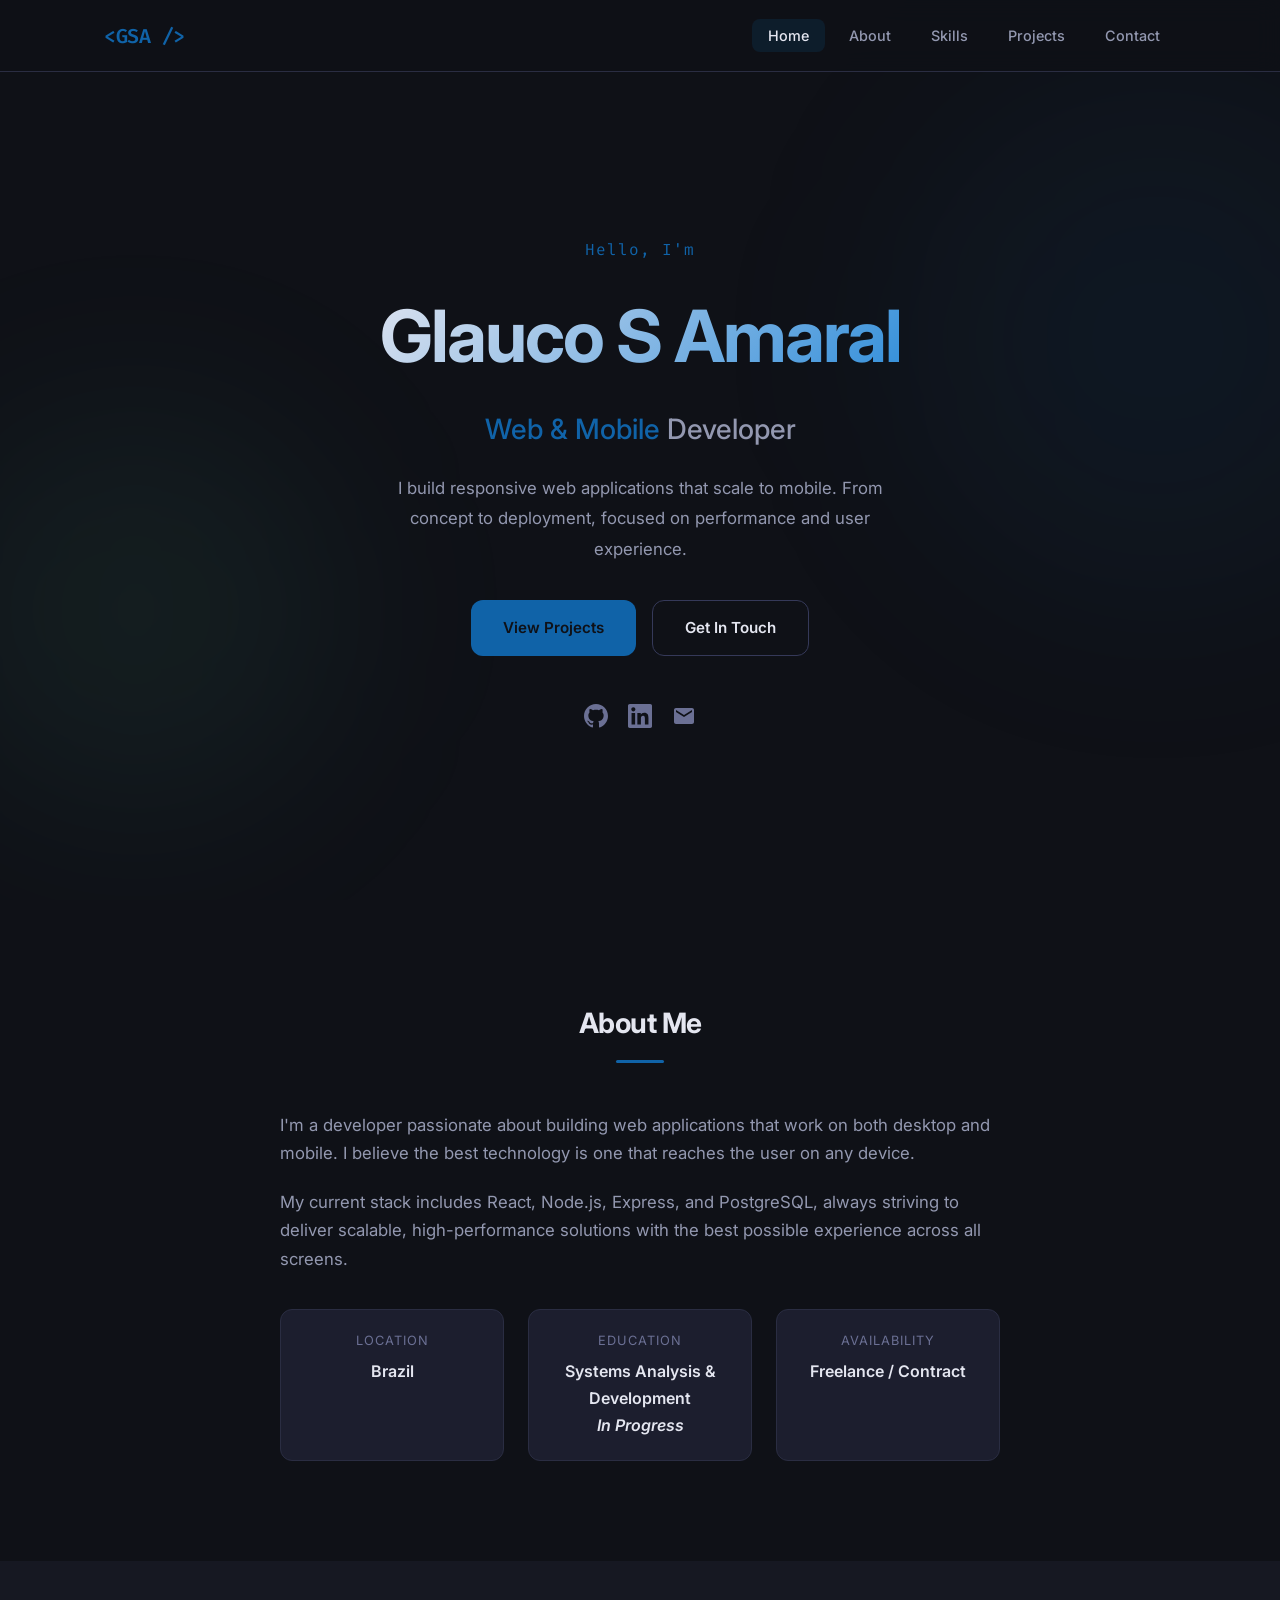
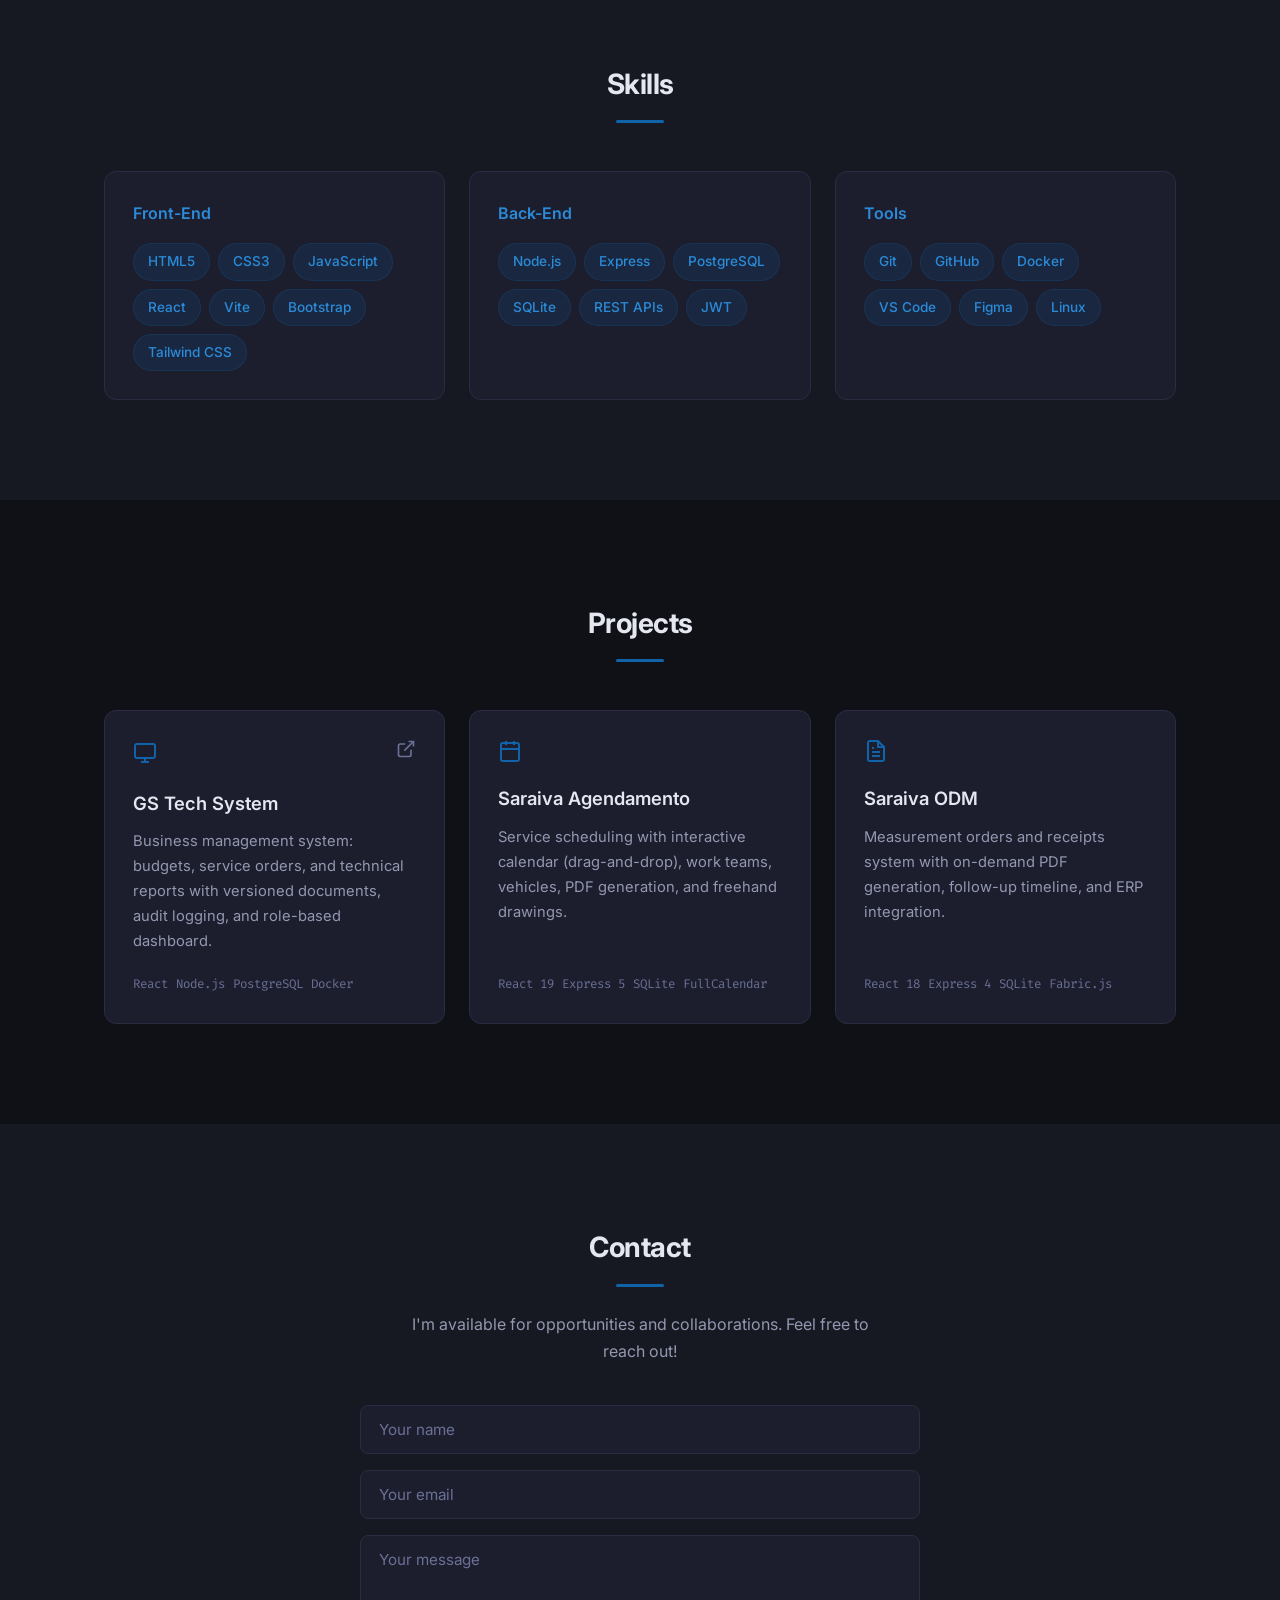
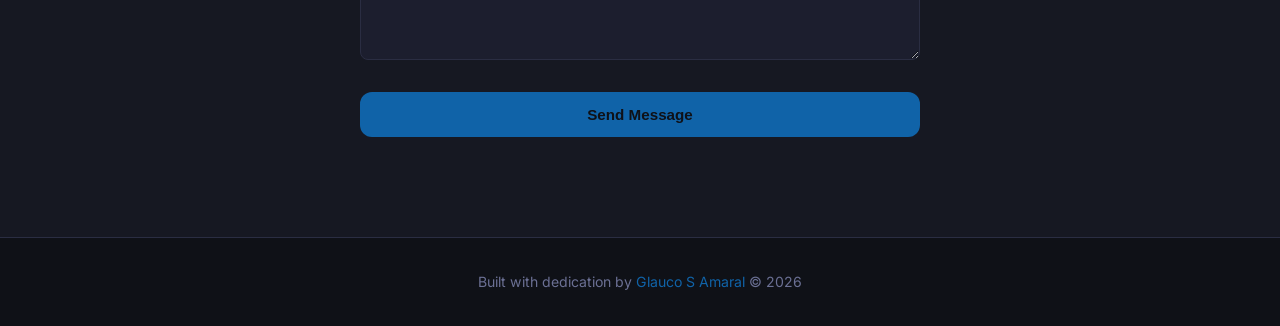
<file: index.html>
<!DOCTYPE html>
<html lang="en">
<head>
    <meta charset="UTF-8">
    <meta name="viewport" content="width=device-width, initial-scale=1.0">
    <meta name="description" content="Glauco S Amaral - Web & Mobile Developer Portfolio">
    <title>Glauco S Amaral | Portfolio</title>
    <link rel="stylesheet" href="css/style.css">
    <link rel="stylesheet" href="css/responsive.css">
    <link rel="preconnect" href="https://fonts.googleapis.com">
    <link rel="preconnect" href="https://fonts.gstatic.com" crossorigin>
    <link href="https://fonts.googleapis.com/css2?family=Inter:wght@400;500;600;700&family=Fira+Code:wght@400;500&display=swap" rel="stylesheet">
</head>
<body>
    <nav class="navbar">
        <div class="nav-container">
            <a href="#" class="nav-logo">&lt;GSA /&gt;</a>
            <button class="nav-toggle" aria-label="Toggle navigation menu">
                <span></span>
                <span></span>
                <span></span>
            </button>
            <ul class="nav-menu">
                <li><a href="#home" class="nav-link">Home</a></li>
                <li><a href="#about" class="nav-link">About</a></li>
                <li><a href="#skills" class="nav-link">Skills</a></li>
                <li><a href="#projects" class="nav-link">Projects</a></li>
                <li><a href="#contact" class="nav-link">Contact</a></li>
            </ul>
        </div>
    </nav>

    <section id="home" class="hero">
        <div class="hero-container">
            <p class="hero-greeting">Hello, I'm</p>
            <h1 class="hero-name">Glauco S Amaral</h1>
            <h2 class="hero-role"><span class="highlight">Web & Mobile</span> Developer</h2>
            <p class="hero-description">
                I build responsive web applications that scale to mobile. From concept to deployment, focused on performance and user experience.
            </p>
            <div class="hero-buttons">
                <a href="#projects" class="btn btn-primary">View Projects</a>
                <a href="#contact" class="btn btn-secondary">Get In Touch</a>
            </div>
            <div class="hero-social">
                <a href="https://github.com/glaucosamaral" target="_blank" rel="noopener noreferrer" aria-label="GitHub profile">
                    <svg width="24" height="24" viewBox="0 0 24 24" fill="currentColor"><path d="M12 0c-6.626 0-12 5.373-12 12 0 5.302 3.438 9.8 8.207 11.387.599.111.793-.261.793-.577v-2.234c-3.338.726-4.033-1.416-4.033-1.416-.546-1.387-1.333-1.756-1.333-1.756-1.089-.745.083-.729.083-.729 1.205.084 1.839 1.237 1.839 1.237 1.07 1.834 2.807 1.304 3.492.997.107-.775.418-1.305.762-1.604-2.665-.305-5.467-1.334-5.467-5.931 0-1.311.469-2.381 1.236-3.221-.124-.303-.535-1.524.117-3.176 0 0 1.008-.322 3.301 1.23.957-.266 1.983-.399 3.003-.404 1.02.005 2.047.138 3.006.404 2.291-1.552 3.297-1.23 3.297-1.23.653 1.653.242 2.874.118 3.176.77.84 1.235 1.911 1.235 3.221 0 4.609-2.807 5.624-5.479 5.921.43.372.823 1.102.823 2.222v3.293c0 .319.192.694.801.576 4.765-1.589 8.199-6.086 8.199-11.386 0-6.627-5.373-12-12-12z"/></svg>
                </a>
                <a href="https://linkedin.com/in/glaucosamaral" target="_blank" rel="noopener noreferrer" aria-label="LinkedIn profile">
                    <svg width="24" height="24" viewBox="0 0 24 24" fill="currentColor"><path d="M20.447 20.452h-3.554v-5.569c0-1.328-.027-3.037-1.852-3.037-1.853 0-2.136 1.445-2.136 2.939v5.667H9.351V9h3.414v1.561h.046c.477-.9 1.637-1.85 3.37-1.85 3.601 0 4.267 2.37 4.267 5.455v6.286zM5.337 7.433c-1.144 0-2.063-.926-2.063-2.065 0-1.138.92-2.063 2.063-2.063 1.14 0 2.064.925 2.064 2.063 0 1.139-.925 2.065-2.064 2.065zm1.782 13.019H3.555V9h3.564v11.452zM22.225 0H1.771C.792 0 0 .774 0 1.729v20.542C0 23.227.792 24 1.771 24h20.451C23.2 24 24 23.227 24 22.271V1.729C24 .774 23.2 0 22.222 0h.003z"/></svg>
                </a>
                <a href="mailto:glaucosamaral@gmail.com" aria-label="Send email">
                    <svg width="24" height="24" viewBox="0 0 24 24" fill="currentColor"><path d="M20 4H4c-1.1 0-1.99.9-1.99 2L2 18c0 1.1.9 2 2 2h16c1.1 0 2-.9 2-2V6c0-1.1-.9-2-2-2zm0 4l-8 5-8-5V6l8 5 8-5v2z"/></svg>
                </a>
            </div>
        </div>
        <div class="hero-decoration">
            <div class="circle circle-1"></div>
            <div class="circle circle-2"></div>
        </div>
    </section>

    <section id="about" class="about">
        <div class="container">
            <h2 class="section-title">About Me</h2>
            <div class="about-content">
                <div class="about-text">
                    <p>
                        I'm a developer passionate about building web applications that work on both desktop and mobile.
                        I believe the best technology is one that reaches the user on any device.
                    </p>
                    <p>
                        My current stack includes React, Node.js, Express, and PostgreSQL, always striving to deliver scalable,
                        high-performance solutions with the best possible experience across all screens.
                    </p>
                    <div class="about-details">
                        <div class="detail">
                            <span class="detail-label">Location</span>
                            <span class="detail-value">Brazil</span>
                        </div>
                        <div class="detail">
                            <span class="detail-label">Education</span>
                            <span class="detail-value">Systems Analysis & Development <br><i>In Progress</i></span>
                        </div>
                        <div class="detail">
                            <span class="detail-label">Availability</span>
                            <span class="detail-value">Freelance / Contract</span>
                        </div>
                    </div>
                </div>
            </div>
        </div>
    </section>

    <section id="skills" class="skills">
        <div class="container">
            <h2 class="section-title">Skills</h2>
            <div class="skills-grid">
                <div class="skill-category">
                    <h3 class="category-title">Front-End</h3>
                    <div class="skill-tags">
                        <span class="skill-tag">HTML5</span>
                        <span class="skill-tag">CSS3</span>
                        <span class="skill-tag">JavaScript</span>
                        <span class="skill-tag">React</span>
                        <span class="skill-tag">Vite</span>
                        <span class="skill-tag">Bootstrap</span>
                        <span class="skill-tag">Tailwind CSS</span>
                    </div>
                </div>
                <div class="skill-category">
                    <h3 class="category-title">Back-End</h3>
                    <div class="skill-tags">
                        <span class="skill-tag">Node.js</span>
                        <span class="skill-tag">Express</span>
                        <span class="skill-tag">PostgreSQL</span>
                        <span class="skill-tag">SQLite</span>
                        <span class="skill-tag">REST APIs</span>
                        <span class="skill-tag">JWT</span>
                    </div>
                </div>
                <div class="skill-category">
                    <h3 class="category-title">Tools</h3>
                    <div class="skill-tags">
                        <span class="skill-tag">Git</span>
                        <span class="skill-tag">GitHub</span>
                        <span class="skill-tag">Docker</span>
                        <span class="skill-tag">VS Code</span>
                        <span class="skill-tag">Figma</span>
                        <span class="skill-tag">Linux</span>
                    </div>
                </div>
            </div>
        </div>
    </section>

    <section id="projects" class="projects">
        <div class="container">
            <h2 class="section-title">Projects</h2>
            <div class="projects-grid">
                <article class="project-card">
                    <div class="project-header">
                        <svg class="project-icon" width="24" height="24" viewBox="0 0 24 24" fill="none" stroke="currentColor" stroke-width="2"><rect x="2" y="3" width="20" height="14" rx="2" ry="2"/><line x1="8" y1="21" x2="16" y2="21"/><line x1="12" y1="17" x2="12" y2="21"/></svg>
                        <div class="project-links">
                            <a href="https://sistema.gstech.inf.br" target="_blank" rel="noopener noreferrer" aria-label="View live demo">
                                <svg width="20" height="20" viewBox="0 0 24 24" fill="none" stroke="currentColor" stroke-width="2"><path d="M18 13v6a2 2 0 0 1-2 2H5a2 2 0 0 1-2-2V8a2 2 0 0 1 2-2h6"/><polyline points="15 3 21 3 21 9"/><line x1="10" y1="14" x2="21" y2="3"/></svg>
                            </a>
                        </div>
                    </div>
                    <h3 class="project-name">GS Tech System</h3>
                    <p class="project-description">Business management system: budgets, service orders, and technical reports with versioned documents, audit logging, and role-based dashboard.</p>
                    <div class="project-tech">
                        <span>React</span>
                        <span>Node.js</span>
                        <span>PostgreSQL</span>
                        <span>Docker</span>
                    </div>
                </article>

                <article class="project-card">
                    <div class="project-header">
                        <svg class="project-icon" width="24" height="24" viewBox="0 0 24 24" fill="none" stroke="currentColor" stroke-width="2"><rect x="3" y="4" width="18" height="18" rx="2" ry="2"/><line x1="16" y1="2" x2="16" y2="6"/><line x1="8" y1="2" x2="8" y2="6"/><line x1="3" y1="10" x2="21" y2="10"/></svg>
                        <div class="project-links">
                        </div>
                    </div>
                    <h3 class="project-name">Saraiva Agendamento</h3>
                    <p class="project-description">Service scheduling with interactive calendar (drag-and-drop), work teams, vehicles, PDF generation, and freehand drawings.</p>
                    <div class="project-tech">
                        <span>React 19</span>
                        <span>Express 5</span>
                        <span>SQLite</span>
                        <span>FullCalendar</span>
                    </div>
                </article>

                <article class="project-card">
                    <div class="project-header">
                        <svg class="project-icon" width="24" height="24" viewBox="0 0 24 24" fill="none" stroke="currentColor" stroke-width="2"><path d="M14 2H6a2 2 0 0 0-2 2v16a2 2 0 0 0 2 2h12a2 2 0 0 0 2-2V8z"/><polyline points="14 2 14 8 20 8"/><line x1="16" y1="13" x2="8" y2="13"/><line x1="16" y1="17" x2="8" y2="17"/><polyline points="10 9 9 9 8 9"/></svg>
                        <div class="project-links">
                        </div>
                    </div>
                    <h3 class="project-name">Saraiva ODM</h3>
                    <p class="project-description">Measurement orders and receipts system with on-demand PDF generation, follow-up timeline, and ERP integration.</p>
                    <div class="project-tech">
                        <span>React 18</span>
                        <span>Express 4</span>
                        <span>SQLite</span>
                        <span>Fabric.js</span>
                    </div>
                </article>
            </div>
        </div>
    </section>

    <section id="contact" class="contact">
        <div class="container">
            <h2 class="section-title">Contact</h2>
            <p class="contact-text">I'm available for opportunities and collaborations. Feel free to reach out!</p>
            <form class="contact-form" action="https://formspree.io/f/seu-form-id" method="POST">
                <div class="form-group">
                    <input type="text" name="name" placeholder="Your name" required>
                </div>
                <div class="form-group">
                    <input type="email" name="email" placeholder="Your email" required>
                </div>
                <div class="form-group">
                    <textarea name="message" rows="5" placeholder="Your message" required></textarea>
                </div>
                <button type="submit" class="btn btn-primary btn-submit">Send Message</button>
            </form>
        </div>
    </section>

    <footer class="footer">
        <div class="container">
            <p class="footer-text">Built with dedication by <span class="highlight">Glauco S Amaral</span> &copy; 2026</p>
        </div>
    </footer>

    <script src="js/script.js"></script>
</body>
</html>
</file>
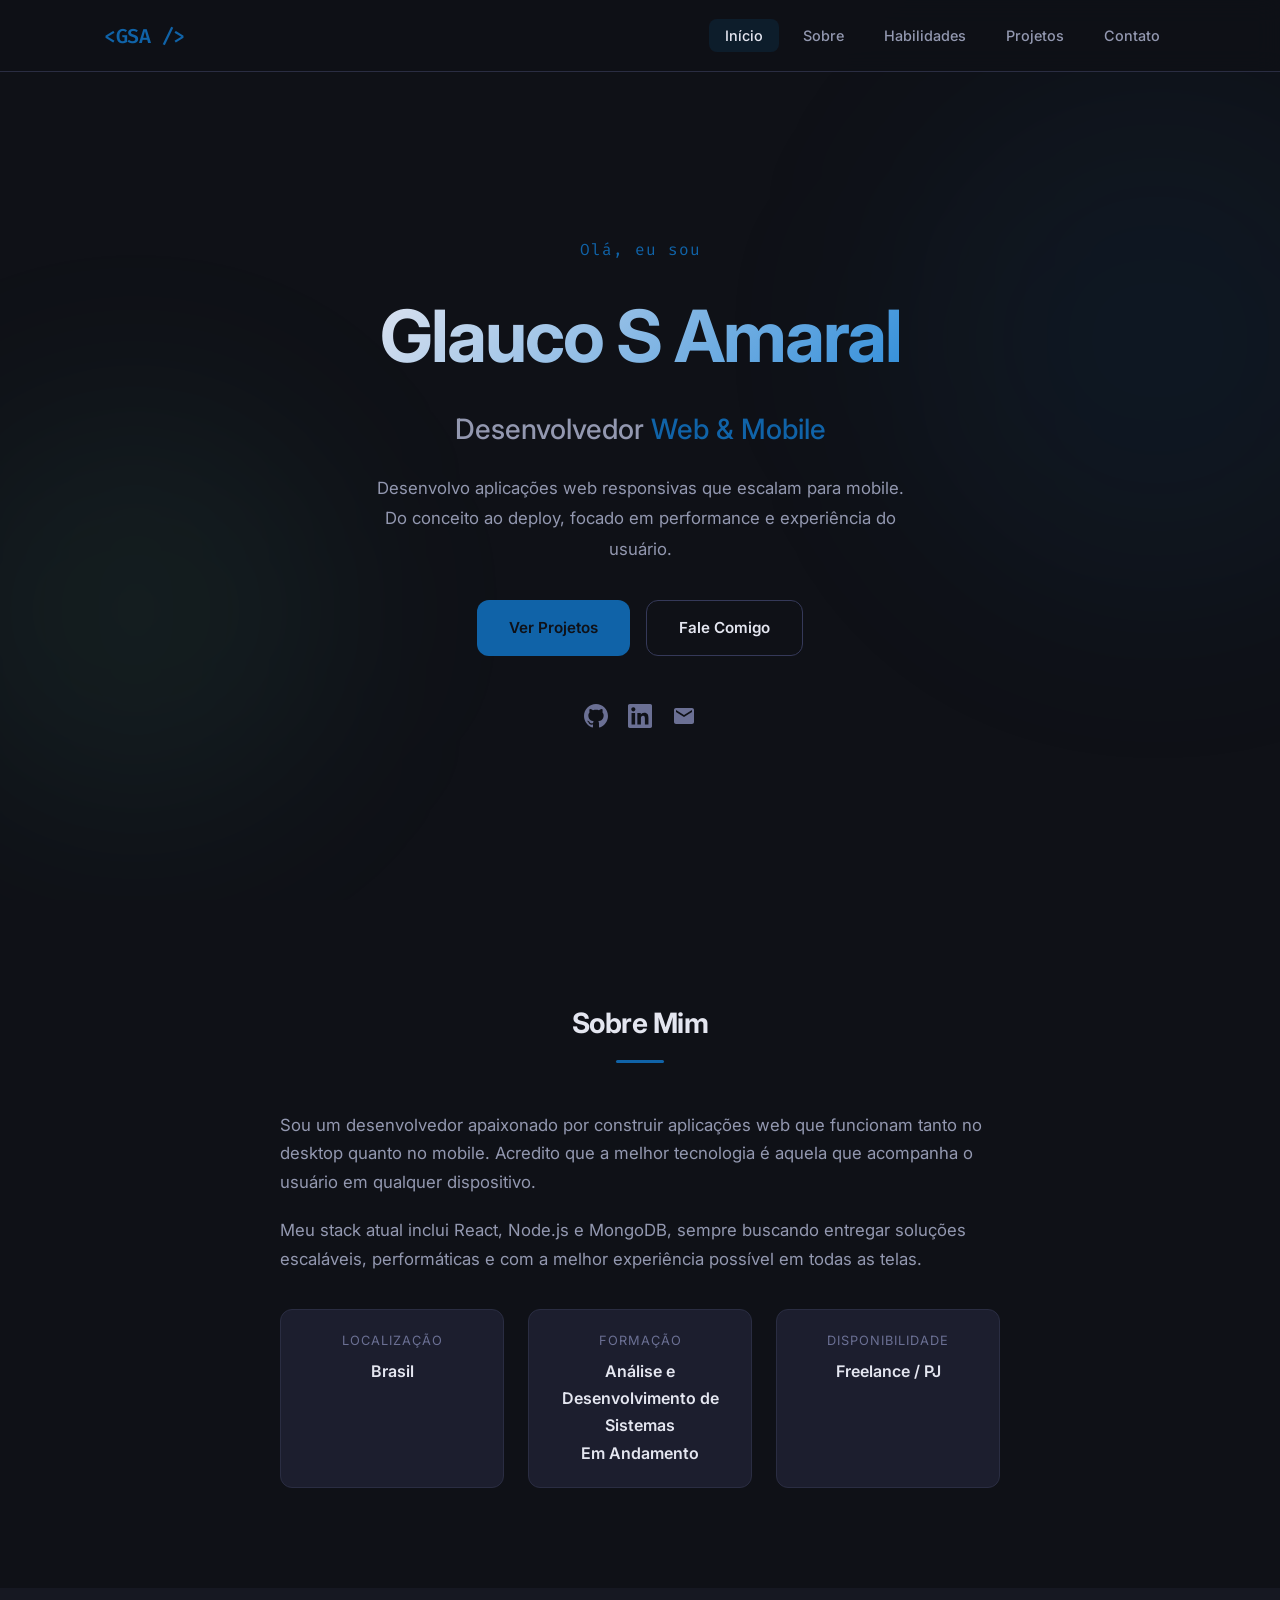
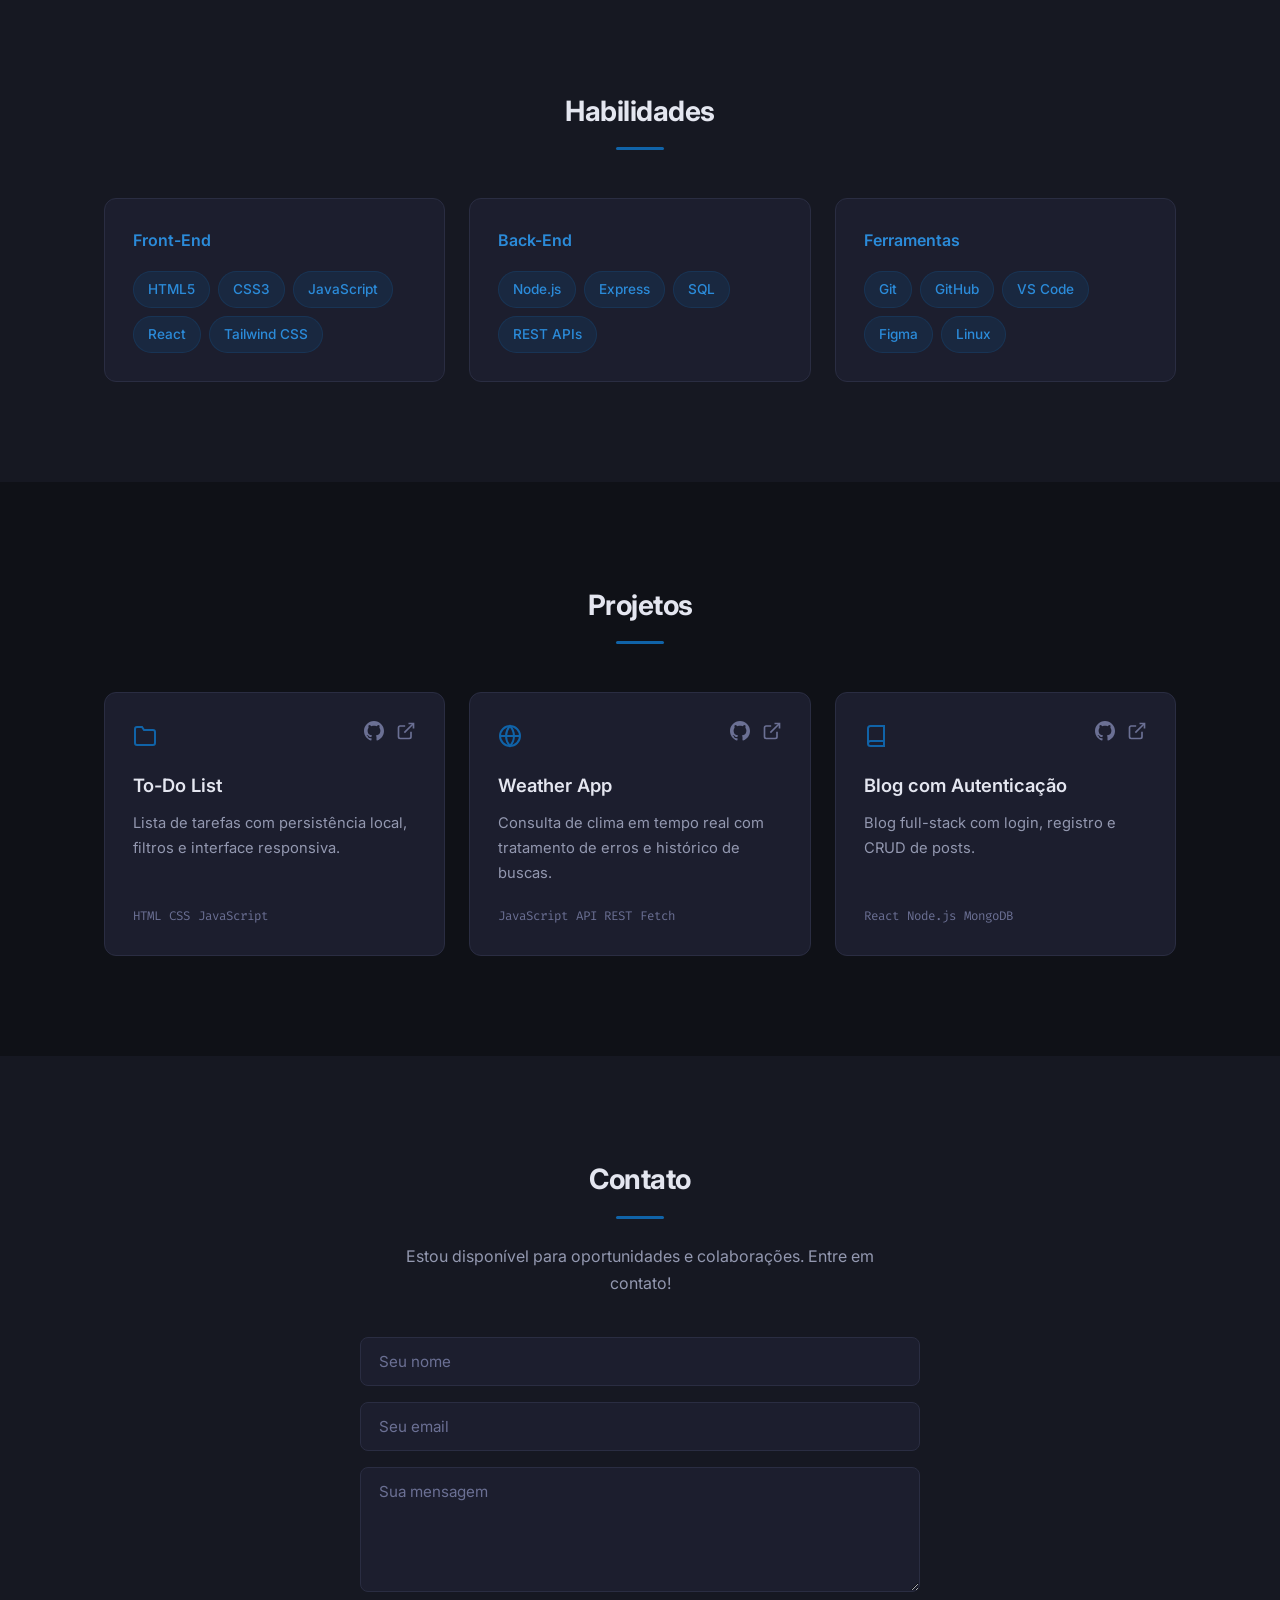
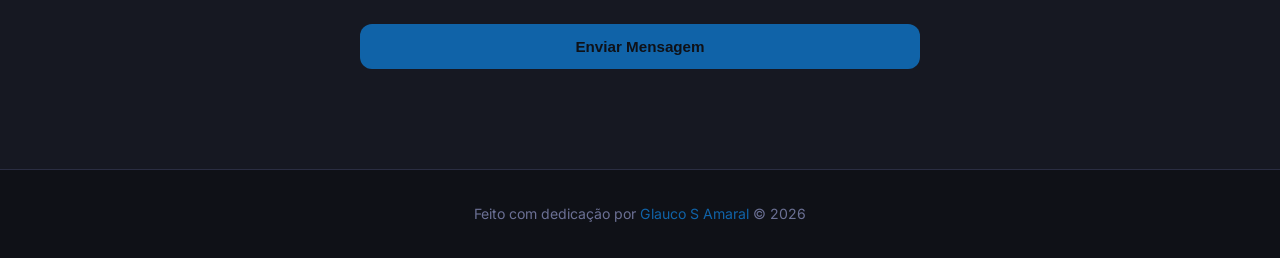
<file: standalone.html>
<!DOCTYPE html>
<html lang="pt-BR">
<head>
    <meta charset="UTF-8">
    <meta name="viewport" content="width=device-width, initial-scale=1.0">
    <title>Glauco S Amaral | Portfólio</title>
    <link rel="preconnect" href="https://fonts.googleapis.com">
    <link rel="preconnect" href="https://fonts.gstatic.com" crossorigin>
    <link href="https://fonts.googleapis.com/css2?family=Inter:wght@400;500;600;700&family=Fira+Code:wght@400;500&display=swap" rel="stylesheet">
    <style>
        *,
        *::before,
        *::after {
            margin: 0;
            padding: 0;
            box-sizing: border-box;
        }

        :root {
            --bg-primary: #0f1117;
            --bg-secondary: #161822;
            --bg-card: #1c1e2e;
            --bg-card-hover: #232640;
            --text-primary: #e4e6f0;
            --text-secondary: #9398b0;
            --text-muted: #6b7094;
            --accent: #1063a8;
            --accent-light: #2b8bd9;
            --accent-glow: rgba(16, 99, 168, 0.15);
            --accent-alt: #6ee7b7;
            --border: #2a2d42;
            --border-light: #353959;
            --nav-height: 72px;
            --container-max: 1120px;
            --radius: 12px;
            --radius-sm: 8px;
            --transition: 0.3s ease;
        }

        html {
            scroll-behavior: smooth;
            scroll-padding-top: var(--nav-height);
        }

        body {
            font-family: 'Inter', -apple-system, BlinkMacSystemFont, sans-serif;
            background-color: var(--bg-primary);
            color: var(--text-primary);
            line-height: 1.7;
            -webkit-font-smoothing: antialiased;
        }

        .container {
            max-width: var(--container-max);
            margin: 0 auto;
            padding: 0 24px;
        }

        a {
            color: inherit;
            text-decoration: none;
        }

        .navbar {
            position: fixed;
            top: 0;
            left: 0;
            width: 100%;
            height: var(--nav-height);
            background: rgba(15, 17, 23, 0.85);
            backdrop-filter: blur(12px);
            border-bottom: 1px solid var(--border);
            z-index: 1000;
        }

        .nav-container {
            max-width: var(--container-max);
            margin: 0 auto;
            padding: 0 24px;
            height: 100%;
            display: flex;
            align-items: center;
            justify-content: space-between;
        }

        .nav-logo {
            font-family: 'Fira Code', monospace;
            font-size: 1.25rem;
            font-weight: 600;
            color: var(--accent);
            letter-spacing: -0.5px;
        }

        .nav-menu {
            display: flex;
            list-style: none;
            gap: 8px;
        }

        .nav-link {
            padding: 8px 16px;
            border-radius: var(--radius-sm);
            font-size: 0.9rem;
            font-weight: 500;
            color: var(--text-secondary);
            transition: var(--transition);
        }

        .nav-link:hover,
        .nav-link.active {
            color: var(--text-primary);
            background: var(--accent-glow);
        }

        .nav-toggle {
            display: none;
            flex-direction: column;
            gap: 5px;
            background: none;
            border: none;
            cursor: pointer;
            padding: 4px;
        }

        .nav-toggle span {
            width: 24px;
            height: 2px;
            background: var(--text-secondary);
            border-radius: 2px;
            transition: var(--transition);
        }

        .hero {
            min-height: 100vh;
            display: flex;
            align-items: center;
            justify-content: center;
            position: relative;
            overflow: hidden;
            padding-top: var(--nav-height);
        }

        .hero-container {
            text-align: center;
            z-index: 1;
            padding: 0 24px;
        }

        .hero-greeting {
            font-family: 'Fira Code', monospace;
            font-size: 1rem;
            color: var(--accent);
            margin-bottom: 12px;
            letter-spacing: 1px;
        }

        .hero-name {
            font-size: clamp(2.5rem, 6vw, 4.5rem);
            font-weight: 700;
            letter-spacing: -2px;
            margin-bottom: 8px;
            background: linear-gradient(135deg, var(--text-primary), var(--accent-light));
            -webkit-background-clip: text;
            -webkit-text-fill-color: transparent;
            background-clip: text;
        }

        .hero-role {
            font-size: clamp(1.2rem, 3vw, 1.75rem);
            font-weight: 500;
            color: var(--text-secondary);
            margin-bottom: 20px;
        }

        .highlight {
            color: var(--accent);
        }

        .hero-description {
            max-width: 540px;
            margin: 0 auto 36px;
            color: var(--text-secondary);
            font-size: 1.05rem;
            line-height: 1.8;
        }

        .hero-buttons {
            display: flex;
            gap: 16px;
            justify-content: center;
            margin-bottom: 48px;
        }

        .btn {
            display: inline-flex;
            align-items: center;
            justify-content: center;
            padding: 14px 32px;
            border-radius: var(--radius);
            font-size: 0.95rem;
            font-weight: 600;
            cursor: pointer;
            border: none;
            transition: var(--transition);
        }

        .btn-primary {
            background: var(--accent);
            color: var(--bg-primary);
        }

        .btn-primary:hover {
            background: var(--accent-light);
            transform: translateY(-2px);
            box-shadow: 0 8px 30px rgba(16, 99, 168, 0.3);
        }

        .btn-secondary {
            background: transparent;
            color: var(--text-primary);
            border: 1px solid var(--border-light);
        }

        .btn-secondary:hover {
            border-color: var(--accent);
            color: var(--accent);
            transform: translateY(-2px);
        }

        .hero-social {
            display: flex;
            gap: 20px;
            justify-content: center;
        }

        .hero-social a {
            color: var(--text-muted);
            transition: var(--transition);
        }

        .hero-social a:hover {
            color: var(--accent);
            transform: translateY(-3px);
        }

        .hero-decoration {
            position: absolute;
            inset: 0;
            pointer-events: none;
        }

        .circle {
            position: absolute;
            border-radius: 50%;
            filter: blur(100px);
        }

        .circle-1 {
            width: 500px;
            height: 500px;
            background: rgba(16, 99, 168, 0.08);
            top: 10%;
            right: -10%;
        }

        .circle-2 {
            width: 400px;
            height: 400px;
            background: rgba(110, 231, 183, 0.06);
            bottom: 10%;
            left: -5%;
        }

        .section-title {
            font-size: 1.75rem;
            font-weight: 700;
            text-align: center;
            margin-bottom: 48px;
            letter-spacing: -0.5px;
        }

        .section-title::after {
            content: '';
            display: block;
            width: 48px;
            height: 3px;
            background: var(--accent);
            border-radius: 2px;
            margin: 12px auto 0;
        }

        .about {
            padding: 100px 0;
        }

        .about-content {
            max-width: 720px;
            margin: 0 auto;
        }

        .about-text p {
            color: var(--text-secondary);
            font-size: 1.05rem;
            margin-bottom: 20px;
        }

        .about-details {
            display: grid;
            grid-template-columns: repeat(3, 1fr);
            gap: 24px;
            margin-top: 36px;
        }

        .detail {
            background: var(--bg-card);
            border: 1px solid var(--border);
            border-radius: var(--radius);
            padding: 20px;
            text-align: center;
            transition: var(--transition);
        }

        .detail:hover {
            border-color: var(--accent);
            transform: translateY(-4px);
        }

        .detail-label {
            display: block;
            font-size: 0.8rem;
            color: var(--text-muted);
            text-transform: uppercase;
            letter-spacing: 1px;
            margin-bottom: 6px;
        }

        .detail-value {
            font-weight: 600;
            color: var(--text-primary);
        }

        .skills {
            padding: 100px 0;
            background: var(--bg-secondary);
        }

        .skills-grid {
            display: grid;
            grid-template-columns: repeat(3, 1fr);
            gap: 24px;
        }

        .skill-category {
            background: var(--bg-card);
            border: 1px solid var(--border);
            border-radius: var(--radius);
            padding: 28px;
            transition: var(--transition);
        }

        .skill-category:hover {
            border-color: var(--accent);
            transform: translateY(-4px);
        }

        .category-title {
            font-size: 1rem;
            font-weight: 600;
            margin-bottom: 16px;
            color: var(--accent-light);
        }

        .skill-tags {
            display: flex;
            flex-wrap: wrap;
            gap: 8px;
        }

        .skill-tag {
            padding: 6px 14px;
            background: var(--accent-glow);
            border: 1px solid rgba(16, 99, 168, 0.2);
            border-radius: 20px;
            font-size: 0.85rem;
            color: var(--accent-light);
            font-weight: 500;
        }

        .projects {
            padding: 100px 0;
        }

        .projects-grid {
            display: grid;
            grid-template-columns: repeat(3, 1fr);
            gap: 24px;
        }

        .project-card {
            background: var(--bg-card);
            border: 1px solid var(--border);
            border-radius: var(--radius);
            padding: 28px;
            display: flex;
            flex-direction: column;
            transition: var(--transition);
        }

        .project-card:hover {
            border-color: var(--accent);
            transform: translateY(-6px);
            box-shadow: 0 12px 40px rgba(0, 0, 0, 0.3);
        }

        .project-header {
            display: flex;
            justify-content: space-between;
            align-items: center;
            margin-bottom: 20px;
        }

        .project-icon {
            color: var(--accent);
        }

        .project-links {
            display: flex;
            gap: 12px;
        }

        .project-links a {
            color: var(--text-muted);
            transition: var(--transition);
        }

        .project-links a:hover {
            color: var(--accent);
        }

        .project-name {
            font-size: 1.15rem;
            font-weight: 600;
            margin-bottom: 10px;
        }

        .project-description {
            color: var(--text-secondary);
            font-size: 0.92rem;
            line-height: 1.7;
            flex: 1;
            margin-bottom: 20px;
        }

        .project-tech {
            display: flex;
            flex-wrap: wrap;
            gap: 8px;
        }

        .project-tech span {
            font-family: 'Fira Code', monospace;
            font-size: 0.78rem;
            color: var(--text-muted);
        }

        .contact {
            padding: 100px 0;
            background: var(--bg-secondary);
        }

        .contact-text {
            text-align: center;
            color: var(--text-secondary);
            max-width: 480px;
            margin: -24px auto 40px;
        }

        .contact-form {
            max-width: 560px;
            margin: 0 auto;
            display: flex;
            flex-direction: column;
            gap: 16px;
        }

        .form-group input,
        .form-group textarea {
            width: 100%;
            padding: 14px 18px;
            background: var(--bg-card);
            border: 1px solid var(--border);
            border-radius: var(--radius-sm);
            color: var(--text-primary);
            font-family: 'Inter', sans-serif;
            font-size: 0.95rem;
            transition: var(--transition);
            outline: none;
        }

        .form-group input::placeholder,
        .form-group textarea::placeholder {
            color: var(--text-muted);
        }

        .form-group input:focus,
        .form-group textarea:focus {
            border-color: var(--accent);
            box-shadow: 0 0 0 3px var(--accent-glow);
        }

        .form-group textarea {
            resize: vertical;
            min-height: 120px;
        }

        .btn-submit {
            width: 100%;
            margin-top: 8px;
        }

        .footer {
            padding: 32px 0;
            border-top: 1px solid var(--border);
            text-align: center;
        }

        .footer-text {
            font-size: 0.88rem;
            color: var(--text-muted);
        }

        ::-webkit-scrollbar {
            width: 8px;
        }

        ::-webkit-scrollbar-track {
            background: var(--bg-primary);
        }

        ::-webkit-scrollbar-thumb {
            background: var(--border-light);
            border-radius: 4px;
        }

        ::-webkit-scrollbar-thumb:hover {
            background: var(--accent);
        }

        ::selection {
            background: rgba(16, 99, 168, 0.3);
            color: var(--text-primary);
        }

        @media (max-width: 900px) {
            .skills-grid,
            .projects-grid {
                grid-template-columns: repeat(2, 1fr);
            }

            .about-details {
                grid-template-columns: repeat(2, 1fr);
            }

            .about-details .detail:last-child {
                grid-column: 1 / -1;
            }
        }

        @media (max-width: 640px) {
            :root {
                --nav-height: 64px;
            }

            .nav-toggle {
                display: flex;
            }

            .nav-menu {
                position: fixed;
                top: var(--nav-height);
                left: 0;
                width: 100%;
                flex-direction: column;
                background: var(--bg-secondary);
                border-bottom: 1px solid var(--border);
                padding: 16px;
                gap: 4px;
                transform: translateY(-120%);
                opacity: 0;
                transition: var(--transition);
            }

            .nav-menu.active {
                transform: translateY(0);
                opacity: 1;
            }

            .nav-link {
                display: block;
                padding: 12px 16px;
            }

            .hero-name {
                letter-spacing: -1px;
            }

            .hero-buttons {
                flex-direction: column;
                align-items: center;
            }

            .btn {
                width: 100%;
                max-width: 280px;
            }

            .about-details {
                grid-template-columns: 1fr;
            }

            .about-details .detail:last-child {
                grid-column: auto;
            }

            .skills-grid,
            .projects-grid {
                grid-template-columns: 1fr;
            }

            .section-title {
                font-size: 1.5rem;
            }

            .hero-social {
                gap: 24px;
            }
        }
    </style>
</head>
<body>
    <nav class="navbar">
        <div class="nav-container">
            <a href="#" class="nav-logo">&lt;GSA /&gt;</a>
            <button class="nav-toggle" aria-label="Menu">
                <span></span>
                <span></span>
                <span></span>
            </button>
            <ul class="nav-menu">
                <li><a href="#home" class="nav-link">Início</a></li>
                <li><a href="#about" class="nav-link">Sobre</a></li>
                <li><a href="#skills" class="nav-link">Habilidades</a></li>
                <li><a href="#projects" class="nav-link">Projetos</a></li>
                <li><a href="#contact" class="nav-link">Contato</a></li>
            </ul>
        </div>
    </nav>

    <section id="home" class="hero">
        <div class="hero-container">
            <p class="hero-greeting">Olá, eu sou</p>
            <h1 class="hero-name">Glauco S Amaral</h1>
            <h2 class="hero-role">Desenvolvedor <span class="highlight">Web & Mobile</span></h2>
            <p class="hero-description">
                Desenvolvo aplicações web responsivas que escalam para mobile. Do conceito ao deploy, focado em performance e experiência do usuário.
            </p>
            <div class="hero-buttons">
                <a href="#projects" class="btn btn-primary">Ver Projetos</a>
                <a href="#contact" class="btn btn-secondary">Fale Comigo</a>
            </div>
            <div class="hero-social">
                <a href="https://github.com/glaucosamaral" target="_blank" aria-label="GitHub">
                    <svg width="24" height="24" viewBox="0 0 24 24" fill="currentColor"><path d="M12 0c-6.626 0-12 5.373-12 12 0 5.302 3.438 9.8 8.207 11.387.599.111.793-.261.793-.577v-2.234c-3.338.726-4.033-1.416-4.033-1.416-.546-1.387-1.333-1.756-1.333-1.756-1.089-.745.083-.729.083-.729 1.205.084 1.839 1.237 1.839 1.237 1.07 1.834 2.807 1.304 3.492.997.107-.775.418-1.305.762-1.604-2.665-.305-5.467-1.334-5.467-5.931 0-1.311.469-2.381 1.236-3.221-.124-.303-.535-1.524.117-3.176 0 0 1.008-.322 3.301 1.23.957-.266 1.983-.399 3.003-.404 1.02.005 2.047.138 3.006.404 2.291-1.552 3.297-1.23 3.297-1.23.653 1.653.242 2.874.118 3.176.77.84 1.235 1.911 1.235 3.221 0 4.609-2.807 5.624-5.479 5.921.43.372.823 1.102.823 2.222v3.293c0 .319.192.694.801.576 4.765-1.589 8.199-6.086 8.199-11.386 0-6.627-5.373-12-12-12z"/></svg>
                </a>
                <a href="https://linkedin.com/in/glaucosamaral" target="_blank" aria-label="LinkedIn">
                    <svg width="24" height="24" viewBox="0 0 24 24" fill="currentColor"><path d="M20.447 20.452h-3.554v-5.569c0-1.328-.027-3.037-1.852-3.037-1.853 0-2.136 1.445-2.136 2.939v5.667H9.351V9h3.414v1.561h.046c.477-.9 1.637-1.85 3.37-1.85 3.601 0 4.267 2.37 4.267 5.455v6.286zM5.337 7.433c-1.144 0-2.063-.926-2.063-2.065 0-1.138.92-2.063 2.063-2.063 1.14 0 2.064.925 2.064 2.063 0 1.139-.925 2.065-2.064 2.065zm1.782 13.019H3.555V9h3.564v11.452zM22.225 0H1.771C.792 0 0 .774 0 1.729v20.542C0 23.227.792 24 1.771 24h20.451C23.2 24 24 23.227 24 22.271V1.729C24 .774 23.2 0 22.222 0h.003z"/></svg>
                </a>
                <a href="mailto:glaucosamaral@gmail.com" aria-label="Email">
                    <svg width="24" height="24" viewBox="0 0 24 24" fill="currentColor"><path d="M20 4H4c-1.1 0-1.99.9-1.99 2L2 18c0 1.1.9 2 2 2h16c1.1 0 2-.9 2-2V6c0-1.1-.9-2-2-2zm0 4l-8 5-8-5V6l8 5 8-5v2z"/></svg>
                </a>
            </div>
        </div>
        <div class="hero-decoration">
            <div class="circle circle-1"></div>
            <div class="circle circle-2"></div>
        </div>
    </section>

    <section id="about" class="about">
        <div class="container">
            <h2 class="section-title">Sobre Mim</h2>
            <div class="about-content">
                <div class="about-text">
                    <p>
                        Sou um desenvolvedor apaixonado por construir aplicações web que funcionam tanto no desktop quanto no mobile.
                        Acredito que a melhor tecnologia é aquela que acompanha o usuário em qualquer dispositivo.
                    </p>
                    <p>
                        Meu stack atual inclui React, Node.js e MongoDB, sempre buscando entregar soluções escaláveis,
                        performáticas e com a melhor experiência possível em todas as telas.
                    </p>
                    <div class="about-details">
                        <div class="detail">
                            <span class="detail-label">Localização</span>
                            <span class="detail-value">Brasil</span>
                        </div>
                        <div class="detail">
                            <span class="detail-label">Formação</span>
                            <span class="detail-value">Análise e Desenvolvimento de Sistemas <br>Em Andamento</span>
                        </div>
                        <div class="detail">
                            <span class="detail-label">Disponibilidade</span>
                            <span class="detail-value">Freelance / PJ</span>
                        </div>
                    </div>
                </div>
            </div>
        </div>
    </section>

    <section id="skills" class="skills">
        <div class="container">
            <h2 class="section-title">Habilidades</h2>
            <div class="skills-grid">
                <div class="skill-category">
                    <h3 class="category-title">Front-End</h3>
                    <div class="skill-tags">
                        <span class="skill-tag">HTML5</span>
                        <span class="skill-tag">CSS3</span>
                        <span class="skill-tag">JavaScript</span>
                        <span class="skill-tag">React</span>
                        <span class="skill-tag">Tailwind CSS</span>
                    </div>
                </div>
                <div class="skill-category">
                    <h3 class="category-title">Back-End</h3>
                    <div class="skill-tags">
                        <span class="skill-tag">Node.js</span>
                        <span class="skill-tag">Express</span>
                        <span class="skill-tag">SQL</span>
                        <span class="skill-tag">REST APIs</span>
                    </div>
                </div>
                <div class="skill-category">
                    <h3 class="category-title">Ferramentas</h3>
                    <div class="skill-tags">
                        <span class="skill-tag">Git</span>
                        <span class="skill-tag">GitHub</span>
                        <span class="skill-tag">VS Code</span>
                        <span class="skill-tag">Figma</span>
                        <span class="skill-tag">Linux</span>
                    </div>
                </div>
            </div>
        </div>
    </section>

    <section id="projects" class="projects">
        <div class="container">
            <h2 class="section-title">Projetos</h2>
            <div class="projects-grid">
                <article class="project-card">
                    <div class="project-header">
                        <svg class="project-icon" width="24" height="24" viewBox="0 0 24 24" fill="none" stroke="currentColor" stroke-width="2"><path d="M22 19a2 2 0 0 1-2 2H4a2 2 0 0 1-2-2V5a2 2 0 0 1 2-2h5l2 3h9a2 2 0 0 1 2 2z"/></svg>
                        <div class="project-links">
                            <a href="#" target="_blank" aria-label="GitHub">
                                <svg width="20" height="20" viewBox="0 0 24 24" fill="currentColor"><path d="M12 0c-6.626 0-12 5.373-12 12 0 5.302 3.438 9.8 8.207 11.387.599.111.793-.261.793-.577v-2.234c-3.338.726-4.033-1.416-4.033-1.416-.546-1.387-1.333-1.756-1.333-1.756-1.089-.745.083-.729.083-.729 1.205.084 1.839 1.237 1.839 1.237 1.07 1.834 2.807 1.304 3.492.997.107-.775.418-1.305.762-1.604-2.665-.305-5.467-1.334-5.467-5.931 0-1.311.469-2.381 1.236-3.221-.124-.303-.535-1.524.117-3.176 0 0 1.008-.322 3.301 1.23.957-.266 1.983-.399 3.003-.404 1.02.005 2.047.138 3.006.404 2.291-1.552 3.297-1.23 3.297-1.23.653 1.653.242 2.874.118 3.176.77.84 1.235 1.911 1.235 3.221 0 4.609-2.807 5.624-5.479 5.921.43.372.823 1.102.823 2.222v3.293c0 .319.192.694.801.576 4.765-1.589 8.199-6.086 8.199-11.386 0-6.627-5.373-12-12-12z"/></svg>
                            </a>
                            <a href="#" target="_blank" aria-label="Demo">
                                <svg width="20" height="20" viewBox="0 0 24 24" fill="none" stroke="currentColor" stroke-width="2"><path d="M18 13v6a2 2 0 0 1-2 2H5a2 2 0 0 1-2-2V8a2 2 0 0 1 2-2h6"/><polyline points="15 3 21 3 21 9"/><line x1="10" y1="14" x2="21" y2="3"/></svg>
                            </a>
                        </div>
                    </div>
                    <h3 class="project-name">To-Do List</h3>
                    <p class="project-description">Lista de tarefas com persistência local, filtros e interface responsiva.</p>
                    <div class="project-tech">
                        <span>HTML</span>
                        <span>CSS</span>
                        <span>JavaScript</span>
                    </div>
                </article>

                <article class="project-card">
                    <div class="project-header">
                        <svg class="project-icon" width="24" height="24" viewBox="0 0 24 24" fill="none" stroke="currentColor" stroke-width="2"><circle cx="12" cy="12" r="10"/><line x1="2" y1="12" x2="22" y2="12"/><path d="M12 2a15.3 15.3 0 0 1 4 10 15.3 15.3 0 0 1-4 10 15.3 15.3 0 0 1-4-10 15.3 15.3 0 0 1 4-10z"/></svg>
                        <div class="project-links">
                            <a href="#" target="_blank" aria-label="GitHub">
                                <svg width="20" height="20" viewBox="0 0 24 24" fill="currentColor"><path d="M12 0c-6.626 0-12 5.373-12 12 0 5.302 3.438 9.8 8.207 11.387.599.111.793-.261.793-.577v-2.234c-3.338.726-4.033-1.416-4.033-1.416-.546-1.387-1.333-1.756-1.333-1.756-1.089-.745.083-.729.083-.729 1.205.084 1.839 1.237 1.839 1.237 1.07 1.834 2.807 1.304 3.492.997.107-.775.418-1.305.762-1.604-2.665-.305-5.467-1.334-5.467-5.931 0-1.311.469-2.381 1.236-3.221-.124-.303-.535-1.524.117-3.176 0 0 1.008-.322 3.301 1.23.957-.266 1.983-.399 3.003-.404 1.02.005 2.047.138 3.006.404 2.291-1.552 3.297-1.23 3.297-1.23.653 1.653.242 2.874.118 3.176.77.84 1.235 1.911 1.235 3.221 0 4.609-2.807 5.624-5.479 5.921.43.372.823 1.102.823 2.222v3.293c0 .319.192.694.801.576 4.765-1.589 8.199-6.086 8.199-11.386 0-6.627-5.373-12-12-12z"/></svg>
                            </a>
                            <a href="#" target="_blank" aria-label="Demo">
                                <svg width="20" height="20" viewBox="0 0 24 24" fill="none" stroke="currentColor" stroke-width="2"><path d="M18 13v6a2 2 0 0 1-2 2H5a2 2 0 0 1-2-2V8a2 2 0 0 1 2-2h6"/><polyline points="15 3 21 3 21 9"/><line x1="10" y1="14" x2="21" y2="3"/></svg>
                            </a>
                        </div>
                    </div>
                    <h3 class="project-name">Weather App</h3>
                    <p class="project-description">Consulta de clima em tempo real com tratamento de erros e histórico de buscas.</p>
                    <div class="project-tech">
                        <span>JavaScript</span>
                        <span>API REST</span>
                        <span>Fetch</span>
                    </div>
                </article>

                <article class="project-card">
                    <div class="project-header">
                        <svg class="project-icon" width="24" height="24" viewBox="0 0 24 24" fill="none" stroke="currentColor" stroke-width="2"><path d="M4 19.5A2.5 2.5 0 0 1 6.5 17H20"/><path d="M6.5 2H20v20H6.5A2.5 2.5 0 0 1 4 19.5v-15A2.5 2.5 0 0 1 6.5 2z"/></svg>
                        <div class="project-links">
                            <a href="#" target="_blank" aria-label="GitHub">
                                <svg width="20" height="20" viewBox="0 0 24 24" fill="currentColor"><path d="M12 0c-6.626 0-12 5.373-12 12 0 5.302 3.438 9.8 8.207 11.387.599.111.793-.261.793-.577v-2.234c-3.338.726-4.033-1.416-4.033-1.416-.546-1.387-1.333-1.756-1.333-1.756-1.089-.745.083-.729.083-.729 1.205.084 1.839 1.237 1.839 1.237 1.07 1.834 2.807 1.304 3.492.997.107-.775.418-1.305.762-1.604-2.665-.305-5.467-1.334-5.467-5.931 0-1.311.469-2.381 1.236-3.221-.124-.303-.535-1.524.117-3.176 0 0 1.008-.322 3.301 1.23.957-.266 1.983-.399 3.003-.404 1.02.005 2.047.138 3.006.404 2.291-1.552 3.297-1.23 3.297-1.23.653 1.653.242 2.874.118 3.176.77.84 1.235 1.911 1.235 3.221 0 4.609-2.807 5.624-5.479 5.921.43.372.823 1.102.823 2.222v3.293c0 .319.192.694.801.576 4.765-1.589 8.199-6.086 8.199-11.386 0-6.627-5.373-12-12-12z"/></svg>
                            </a>
                            <a href="#" target="_blank" aria-label="Demo">
                                <svg width="20" height="20" viewBox="0 0 24 24" fill="none" stroke="currentColor" stroke-width="2"><path d="M18 13v6a2 2 0 0 1-2 2H5a2 2 0 0 1-2-2V8a2 2 0 0 1 2-2h6"/><polyline points="15 3 21 3 21 9"/><line x1="10" y1="14" x2="21" y2="3"/></svg>
                            </a>
                        </div>
                    </div>
                    <h3 class="project-name">Blog com Autenticação</h3>
                    <p class="project-description">Blog full-stack com login, registro e CRUD de posts.</p>
                    <div class="project-tech">
                        <span>React</span>
                        <span>Node.js</span>
                        <span>MongoDB</span>
                    </div>
                </article>
            </div>
        </div>
    </section>

    <section id="contact" class="contact">
        <div class="container">
            <h2 class="section-title">Contato</h2>
            <p class="contact-text">Estou disponível para oportunidades e colaborações. Entre em contato!</p>
            <form class="contact-form" action="https://formspree.io/f/seu-form-id" method="POST">
                <div class="form-group">
                    <input type="text" name="name" placeholder="Seu nome" required>
                </div>
                <div class="form-group">
                    <input type="email" name="email" placeholder="Seu email" required>
                </div>
                <div class="form-group">
                    <textarea name="message" rows="5" placeholder="Sua mensagem" required></textarea>
                </div>
                <button type="submit" class="btn btn-primary btn-submit">Enviar Mensagem</button>
            </form>
        </div>
    </section>

    <footer class="footer">
        <div class="container">
            <p class="footer-text">Feito com dedicação por <span class="highlight">Glauco S Amaral</span> &copy; 2026</p>
        </div>
    </footer>

    <script>
        const navToggle = document.querySelector('.nav-toggle');
        const navMenu = document.querySelector('.nav-menu');
        const navLinks = document.querySelectorAll('.nav-link');

        navToggle.addEventListener('click', () => {
            navMenu.classList.toggle('active');
            navToggle.classList.toggle('active');
        });

        navLinks.forEach(link => {
            link.addEventListener('click', () => {
                navMenu.classList.remove('active');
                navToggle.classList.remove('active');
            });
        });

        const navbar = document.querySelector('.navbar');
        window.addEventListener('scroll', () => {
            if (window.scrollY > 50) {
                navbar.style.borderBottomColor = 'rgba(42, 45, 66, 0.8)';
            } else {
                navbar.style.borderBottomColor = 'var(--border)';
            }
        });

        const sections = document.querySelectorAll('section[id]');
        window.addEventListener('scroll', () => {
            const scrollY = window.scrollY + 100;
            sections.forEach(section => {
                const sectionTop = section.offsetTop;
                const sectionHeight = section.offsetHeight;
                const id = section.getAttribute('id');
                const link = document.querySelector(`.nav-link[href="#${id}"]`);
                if (link) {
                    if (scrollY >= sectionTop && scrollY < sectionTop + sectionHeight) {
                        link.classList.add('active');
                    } else {
                        link.classList.remove('active');
                    }
                }
            });
        });
    </script>
</body>
</html>
</file>
<file: css/style.css>
/* ========================================
   PORTFOLIO - Style System
   Palette: Dark theme with soft tones
   ======================================== */

/* --- Reset & Variables --- */
*,
*::before,
*::after {
    margin: 0;
    padding: 0;
    box-sizing: border-box;
}

:root {
    /* Backgrounds */
    --bg-primary: #0f1117;
    --bg-secondary: #161822;
    --bg-card: #1c1e2e;
    --bg-card-hover: #232640;

    /* Text */
    --text-primary: #e4e6f0;
    --text-secondary: #9398b0;
    --text-muted: #6b7094;

    /* Accent - Blue */
    --accent: #1063a8;
    --accent-light: #2b8bd9;
    --accent-glow: rgba(16, 99, 168, 0.15);

    /* Secondary accent - Teal */
    --accent-alt: #6ee7b7;

    /* Borders */
    --border: #2a2d42;
    --border-light: #353959;

    /* Sizing */
    --nav-height: 72px;
    --container-max: 1120px;
    --radius: 12px;
    --radius-sm: 8px;

    /* Transitions */
    --transition: 0.3s ease;
}

html {
    scroll-behavior: smooth;
    scroll-padding-top: var(--nav-height);
}

body {
    font-family: 'Inter', -apple-system, BlinkMacSystemFont, sans-serif;
    background-color: var(--bg-primary);
    color: var(--text-primary);
    line-height: 1.7;
    -webkit-font-smoothing: antialiased;
}

.container {
    max-width: var(--container-max);
    margin: 0 auto;
    padding: 0 24px;
}

a {
    color: inherit;
    text-decoration: none;
}

/* --- Navbar --- */
.navbar {
    position: fixed;
    top: 0;
    left: 0;
    width: 100%;
    height: var(--nav-height);
    background: rgba(15, 17, 23, 0.85);
    backdrop-filter: blur(12px);
    border-bottom: 1px solid var(--border);
    z-index: 1000;
}

.nav-container {
    max-width: var(--container-max);
    margin: 0 auto;
    padding: 0 24px;
    height: 100%;
    display: flex;
    align-items: center;
    justify-content: space-between;
}

.nav-logo {
    font-family: 'Fira Code', monospace;
    font-size: 1.25rem;
    font-weight: 600;
    color: var(--accent);
    letter-spacing: -0.5px;
}

.nav-menu {
    display: flex;
    list-style: none;
    gap: 8px;
}

.nav-link {
    padding: 8px 16px;
    border-radius: var(--radius-sm);
    font-size: 0.9rem;
    font-weight: 500;
    color: var(--text-secondary);
    transition: var(--transition);
}

.nav-link:hover,
.nav-link.active {
    color: var(--text-primary);
    background: var(--accent-glow);
}

.nav-toggle {
    display: none;
    flex-direction: column;
    gap: 5px;
    background: none;
    border: none;
    cursor: pointer;
    padding: 4px;
}

.nav-toggle span {
    width: 24px;
    height: 2px;
    background: var(--text-secondary);
    border-radius: 2px;
    transition: var(--transition);
}

/* --- Hero --- */
.hero {
    min-height: 100vh;
    display: flex;
    align-items: center;
    justify-content: center;
    position: relative;
    overflow: hidden;
    padding-top: var(--nav-height);
}

.hero-container {
    text-align: center;
    z-index: 1;
    padding: 0 24px;
}

.hero-greeting {
    font-family: 'Fira Code', monospace;
    font-size: 1rem;
    color: var(--accent);
    margin-bottom: 12px;
    letter-spacing: 1px;
}

.hero-name {
    font-size: clamp(2.5rem, 6vw, 4.5rem);
    font-weight: 700;
    letter-spacing: -2px;
    margin-bottom: 8px;
    background: linear-gradient(135deg, var(--text-primary), var(--accent-light));
    -webkit-background-clip: text;
    -webkit-text-fill-color: transparent;
    background-clip: text;
}

.hero-role {
    font-size: clamp(1.2rem, 3vw, 1.75rem);
    font-weight: 500;
    color: var(--text-secondary);
    margin-bottom: 20px;
}

.highlight {
    color: var(--accent);
}

.hero-description {
    max-width: 540px;
    margin: 0 auto 36px;
    color: var(--text-secondary);
    font-size: 1.05rem;
    line-height: 1.8;
}

.hero-buttons {
    display: flex;
    gap: 16px;
    justify-content: center;
    margin-bottom: 48px;
}

.btn {
    display: inline-flex;
    align-items: center;
    justify-content: center;
    padding: 14px 32px;
    border-radius: var(--radius);
    font-size: 0.95rem;
    font-weight: 600;
    cursor: pointer;
    border: none;
    transition: var(--transition);
}

.btn-primary {
    background: var(--accent);
    color: var(--bg-primary);
}

.btn-primary:hover {
    background: var(--accent-light);
    transform: translateY(-2px);
    box-shadow: 0 8px 30px rgba(16, 99, 168, 0.3);
}

.btn-secondary {
    background: transparent;
    color: var(--text-primary);
    border: 1px solid var(--border-light);
}

.btn-secondary:hover {
    border-color: var(--accent);
    color: var(--accent);
    transform: translateY(-2px);
}

.hero-social {
    display: flex;
    gap: 20px;
    justify-content: center;
}

.hero-social a {
    color: var(--text-muted);
    transition: var(--transition);
}

.hero-social a:hover {
    color: var(--accent);
    transform: translateY(-3px);
}

/* Hero decoration */
.hero-decoration {
    position: absolute;
    inset: 0;
    pointer-events: none;
}

.circle {
    position: absolute;
    border-radius: 50%;
    filter: blur(100px);
}

.circle-1 {
    width: 500px;
    height: 500px;
    background: rgba(16, 99, 168, 0.08);
    top: 10%;
    right: -10%;
}

.circle-2 {
    width: 400px;
    height: 400px;
    background: rgba(110, 231, 183, 0.06);
    bottom: 10%;
    left: -5%;
}

/* --- Section Common --- */
.section-title {
    font-size: 1.75rem;
    font-weight: 700;
    text-align: center;
    margin-bottom: 48px;
    letter-spacing: -0.5px;
}

.section-title::after {
    content: '';
    display: block;
    width: 48px;
    height: 3px;
    background: var(--accent);
    border-radius: 2px;
    margin: 12px auto 0;
}

/* --- About --- */
.about {
    padding: 100px 0;
}

.about-content {
    max-width: 720px;
    margin: 0 auto;
}

.about-text p {
    color: var(--text-secondary);
    font-size: 1.05rem;
    margin-bottom: 20px;
}

.about-details {
    display: grid;
    grid-template-columns: repeat(3, 1fr);
    gap: 24px;
    margin-top: 36px;
}

.detail {
    background: var(--bg-card);
    border: 1px solid var(--border);
    border-radius: var(--radius);
    padding: 20px;
    text-align: center;
    transition: var(--transition);
}

.detail:hover {
    border-color: var(--accent);
    transform: translateY(-4px);
}

.detail-label {
    display: block;
    font-size: 0.8rem;
    color: var(--text-muted);
    text-transform: uppercase;
    letter-spacing: 1px;
    margin-bottom: 6px;
}

.detail-value {
    font-weight: 600;
    color: var(--text-primary);
}

/* --- Skills --- */
.skills {
    padding: 100px 0;
    background: var(--bg-secondary);
}

.skills-grid {
    display: grid;
    grid-template-columns: repeat(3, 1fr);
    gap: 24px;
}

.skill-category {
    background: var(--bg-card);
    border: 1px solid var(--border);
    border-radius: var(--radius);
    padding: 28px;
    transition: var(--transition);
}

.skill-category:hover {
    border-color: var(--accent);
    transform: translateY(-4px);
}

.category-title {
    font-size: 1rem;
    font-weight: 600;
    margin-bottom: 16px;
    color: var(--accent-light);
}

.skill-tags {
    display: flex;
    flex-wrap: wrap;
    gap: 8px;
}

.skill-tag {
    padding: 6px 14px;
    background: var(--accent-glow);
    border: 1px solid rgba(16, 99, 168, 0.2);
    border-radius: 20px;
    font-size: 0.85rem;
    color: var(--accent-light);
    font-weight: 500;
}

/* --- Projects --- */
.projects {
    padding: 100px 0;
}

.projects-grid {
    display: grid;
    grid-template-columns: repeat(3, 1fr);
    gap: 24px;
}

.project-card {
    background: var(--bg-card);
    border: 1px solid var(--border);
    border-radius: var(--radius);
    padding: 28px;
    display: flex;
    flex-direction: column;
    transition: var(--transition);
}

.project-card:hover {
    border-color: var(--accent);
    transform: translateY(-6px);
    box-shadow: 0 12px 40px rgba(0, 0, 0, 0.3);
}

.project-header {
    display: flex;
    justify-content: space-between;
    align-items: center;
    margin-bottom: 20px;
}

.project-icon {
    color: var(--accent);
}

.project-links {
    display: flex;
    gap: 12px;
}

.project-links a {
    color: var(--text-muted);
    transition: var(--transition);
}

.project-links a:hover {
    color: var(--accent);
}

.project-name {
    font-size: 1.15rem;
    font-weight: 600;
    margin-bottom: 10px;
}

.project-description {
    color: var(--text-secondary);
    font-size: 0.92rem;
    line-height: 1.7;
    flex: 1;
    margin-bottom: 20px;
}

.project-tech {
    display: flex;
    flex-wrap: wrap;
    gap: 8px;
}

.project-tech span {
    font-family: 'Fira Code', monospace;
    font-size: 0.78rem;
    color: var(--text-muted);
}

/* --- Contact --- */
.contact {
    padding: 100px 0;
    background: var(--bg-secondary);
}

.contact-text {
    text-align: center;
    color: var(--text-secondary);
    max-width: 480px;
    margin: -24px auto 40px;
}

.contact-form {
    max-width: 560px;
    margin: 0 auto;
    display: flex;
    flex-direction: column;
    gap: 16px;
}

.form-group input,
.form-group textarea {
    width: 100%;
    padding: 14px 18px;
    background: var(--bg-card);
    border: 1px solid var(--border);
    border-radius: var(--radius-sm);
    color: var(--text-primary);
    font-family: 'Inter', sans-serif;
    font-size: 0.95rem;
    transition: var(--transition);
    outline: none;
}

.form-group input::placeholder,
.form-group textarea::placeholder {
    color: var(--text-muted);
}

.form-group input:focus,
.form-group textarea:focus {
    border-color: var(--accent);
    box-shadow: 0 0 0 3px var(--accent-glow);
}

.form-group textarea {
    resize: vertical;
    min-height: 120px;
}

.btn-submit {
    width: 100%;
    margin-top: 8px;
}

/* --- Footer --- */
.footer {
    padding: 32px 0;
    border-top: 1px solid var(--border);
    text-align: center;
}

.footer-text {
    font-size: 0.88rem;
    color: var(--text-muted);
}

/* --- Scrollbar --- */
::-webkit-scrollbar {
    width: 8px;
}

::-webkit-scrollbar-track {
    background: var(--bg-primary);
}

::-webkit-scrollbar-thumb {
    background: var(--border-light);
    border-radius: 4px;
}

::-webkit-scrollbar-thumb:hover {
    background: var(--accent);
}

/* --- Selection --- */
::selection {
    background: rgba(16, 99, 168, 0.3);
    color: var(--text-primary);
}
</file>
<file: css/responsive.css>
/* ========================================
   RESPONSIVE - Breakpoints
   ======================================== */

/* Tablet (max-width: 900px) */
@media (max-width: 900px) {
    .skills-grid,
    .projects-grid {
        grid-template-columns: repeat(2, 1fr);
    }

    .about-details {
        grid-template-columns: repeat(2, 1fr);
    }

    .about-details .detail:last-child {
        grid-column: 1 / -1;
    }
}

/* Mobile (max-width: 640px) */
@media (max-width: 640px) {
    :root {
        --nav-height: 64px;
    }

    .nav-toggle {
        display: flex;
    }

    .nav-menu {
        position: fixed;
        top: var(--nav-height);
        left: 0;
        width: 100%;
        flex-direction: column;
        background: var(--bg-secondary);
        border-bottom: 1px solid var(--border);
        padding: 16px;
        gap: 4px;
        transform: translateY(-120%);
        opacity: 0;
        transition: var(--transition);
    }

    .nav-menu.active {
        transform: translateY(0);
        opacity: 1;
    }

    .nav-link {
        display: block;
        padding: 12px 16px;
    }

    .hero-name {
        letter-spacing: -1px;
    }

    .hero-buttons {
        flex-direction: column;
        align-items: center;
    }

    .btn {
        width: 100%;
        max-width: 280px;
    }

    .about-details {
        grid-template-columns: 1fr;
    }

    .about-details .detail:last-child {
        grid-column: auto;
    }

    .skills-grid,
    .projects-grid {
        grid-template-columns: 1fr;
    }

    .section-title {
        font-size: 1.5rem;
    }

    .hero-social {
        gap: 24px;
    }
}
</file>
